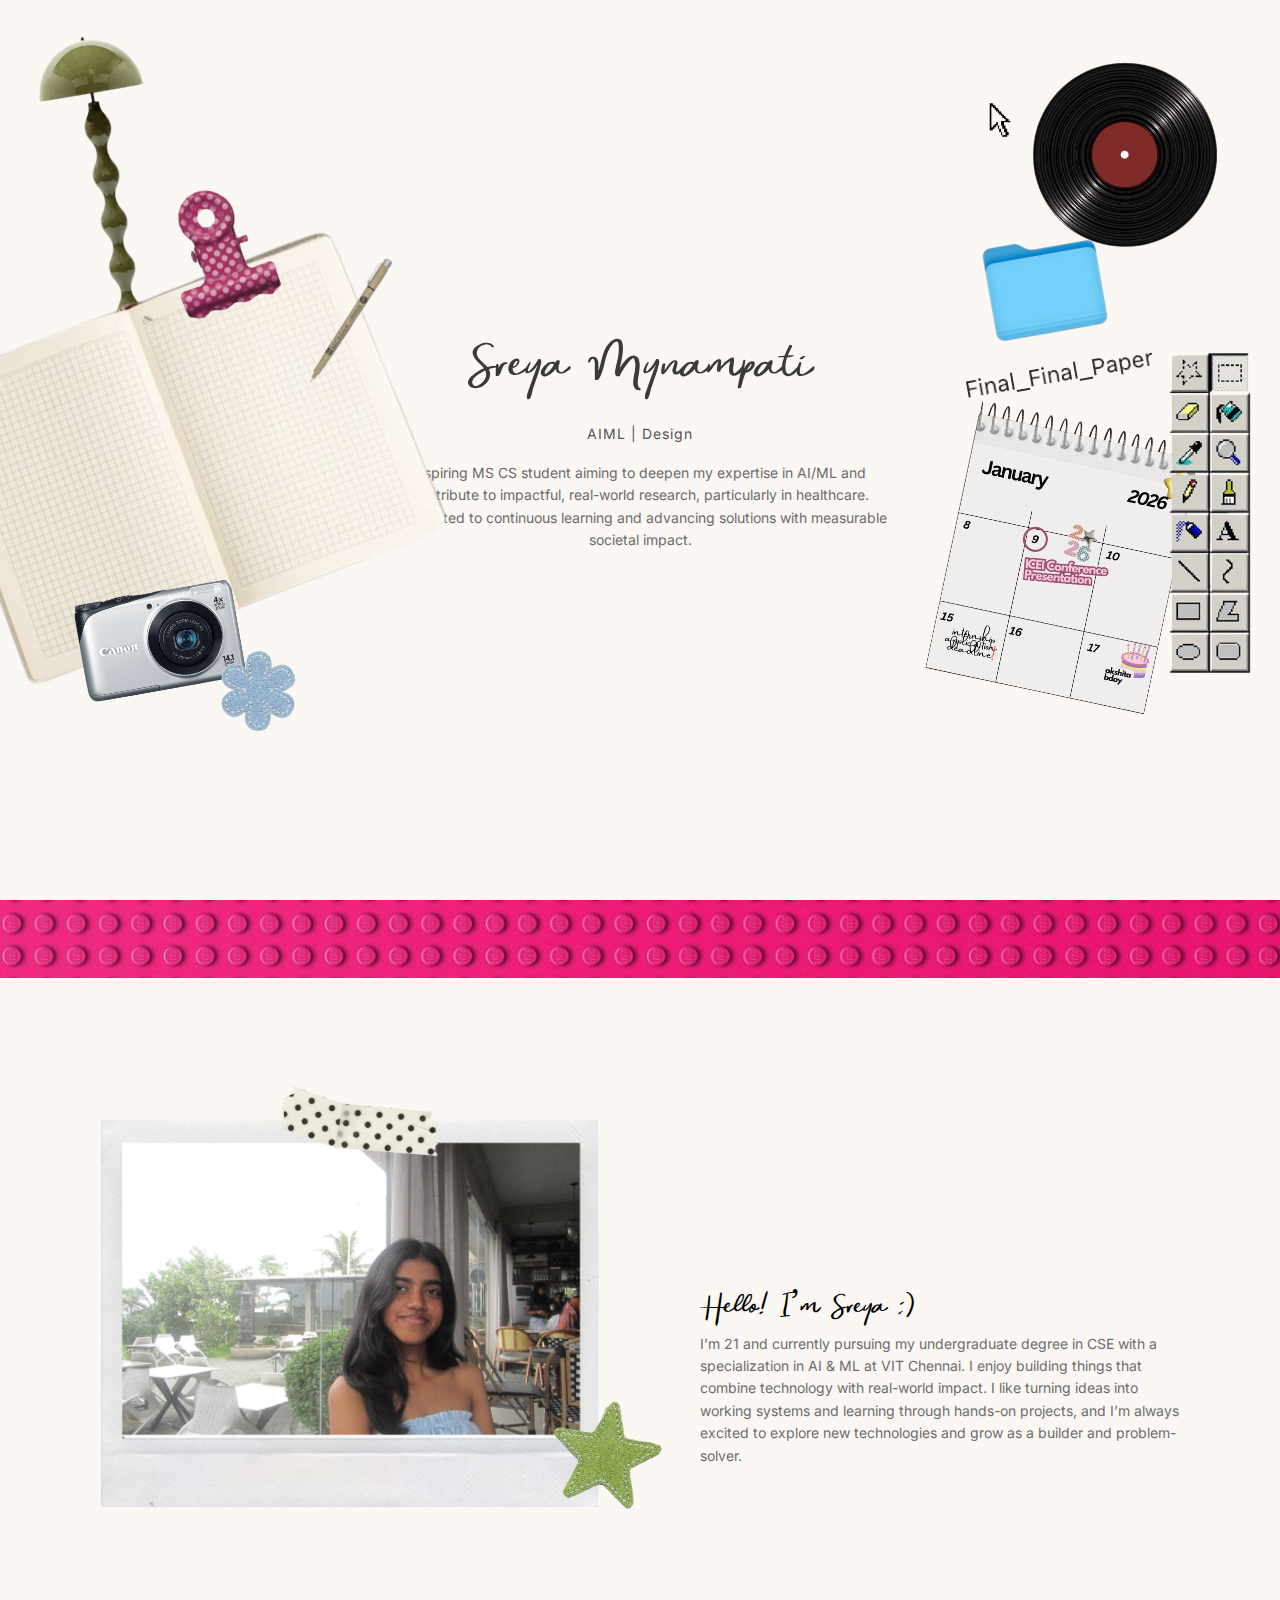
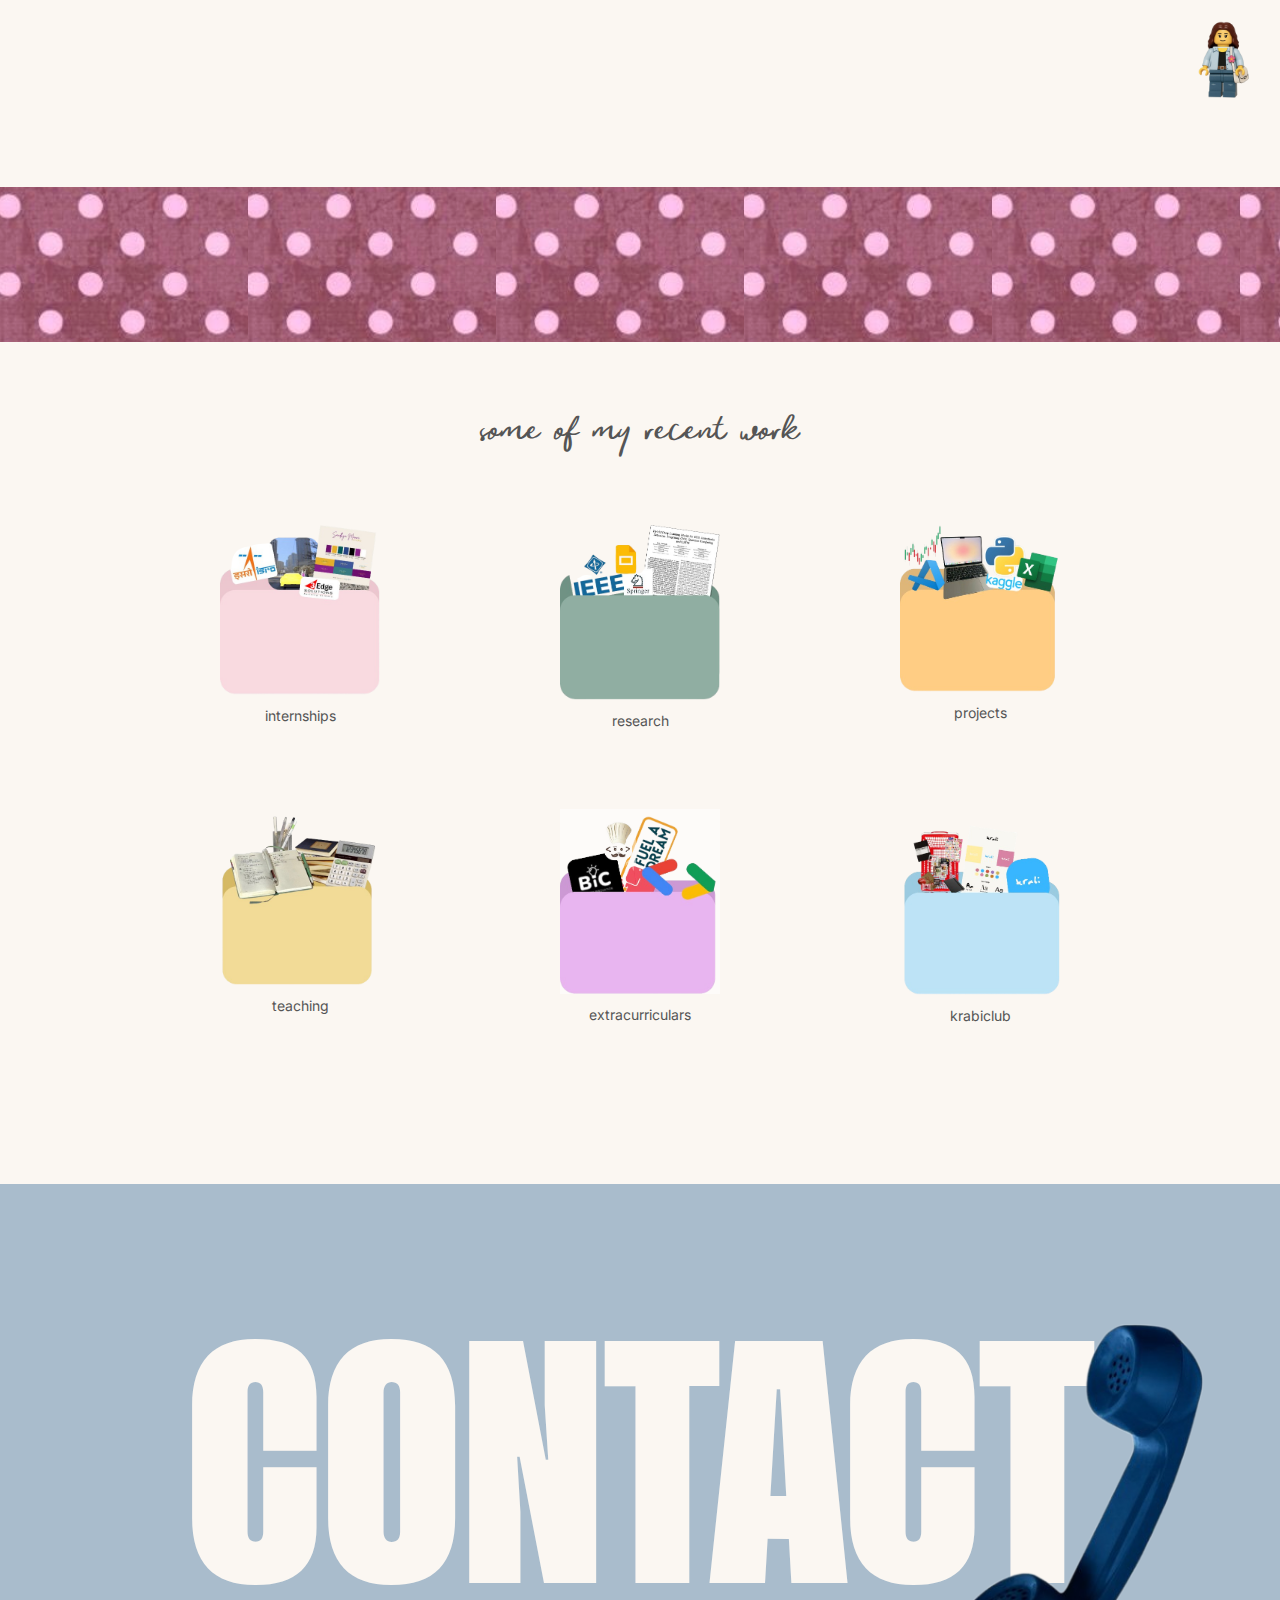
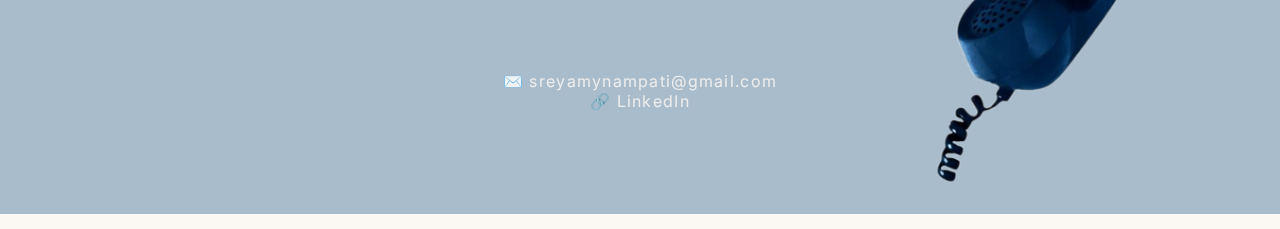
<file: index.html>
<!DOCTYPE html>
<html lang="en">
<head>
  <meta charset="UTF-8" />
  <title>Portfolio</title>
  <meta name="viewport" content="width=device-width, initial-scale=1.0">
  <link rel="stylesheet" href="styles.css">
  <link href="https://fonts.googleapis.com/css2?family=Inter:wght@300;400&display=swap" rel="stylesheet">
</head>
<body>

<div class="canvas">

  <div class="lamp">
    <img src="assets/lamp.png" class="lamp-off">
    <img src="assets/lampon.png" class="lamp-on">
  </div>

  <img src="assets/notebook.png" class="notebook" />

  <img src="assets/clip.png" class="dreams-paper" />

  <img src="assets/pen.png" class="pen" />

  <img src="assets/cam.png" class="camera-roll" />

  <img src="assets/cream-blue.png" class="cream-blue" />


  <!-- RIGHT ELEMENTS -->
<!-- VINYL -->
<div class="vinyl-wrapper">
  <img src="assets/vinyl.png" class="vinyl" id="vinyl" />
</div>
<!-- AUDIO -->
  <img src="/assets/airdrop.png" class="airdrop" />
  <img src="/assets/toolbar.png" class="toolbar" />
  <img src="/assets/cursor.png" class="cursor" />
  <img src="/assets/folder.png" class="folder" />

  <!-- CENTER TEXT -->
  <div class="center-content">
    <h1 class="name"> Sreya Mynampati
    </h1>
    <p class="role">AIML | Design<br><span>

    </span></p>
    <p class="description">
      Aspiring MS CS student aiming to deepen my expertise in AI/ML and contribute to impactful, real-world research, particularly in healthcare. Committed to continuous learning and advancing solutions with measurable societal impact.
    </p>
  </div>



</div>
<script src="script.js"></script>

<audio id="vinyl-audio" src="assets/jazz.mp3" preload="auto"></audio>
<audio id="lamp-audio" src="assets/lamp.mp3" preload="auto"></audio>


<section class="about-section">

  <!-- Pink LEGO strip -->
  <img src="assets/lego-strip.png" class="lego-strip" alt="lego strip">

  <div class="about-content">

    <!-- LEFT IMAGE -->
    <div class="about-photo">
      <img src="assets/sreya-photo.png" alt="Sreya" class="sreya-photo">

    </div>

    <img src="assets/overlay-1.png" class="overlay-1">
    <img src="assets/overlay-2.png" class="overlay-2">
    

    <!-- RIGHT TEXT -->
    <div class="about-text">
      <h2 class="about-heading">Hello! I’m Sreya :)</h2>

      <p>
        I’m 21 and currently pursuing my undergraduate degree in CSE with a specialization in AI & ML at VIT Chennai. I enjoy building things that combine technology with real-world impact. I like turning ideas into working systems and learning through hands-on projects, and I’m always excited to explore new technologies and grow as a builder and problem-solver.
      </p>
    </div>

  </div>

  <!-- MINI LEGO -->
  <img src="assets/mini-lego.png" class="mini-lego" alt="mini lego">

</section>



<section class="sep1">

</section>



<section class="files-section">

  <h2 class="files-heading">some of my recent work</h2>

  <div class="files-grid">
    <a href="file1.html" class="file">
      <img src="assets/file1.png" alt="File 1">
      <span class="file-caption">internships</span>
    </a>

    <a href="file2.html" class="file">
      <img src="assets/file2.png" alt="File 2">
      <span class="file-caption">research</span>
    </a>

    <a href="file3.html" class="file">
      <img src="assets/file3.png" alt="File 3">
      <span class="file-caption">projects</span>
    </a>

    <a href="file4.html" class="file">
      <img src="assets/file4.png" alt="File 4">
      <span class="file-caption">teaching</span>
    </a>

    <a href="file5.html" class="file">
      <img src="assets/file5.png" alt="File 5">
      <span class="file-caption">extracurriculars</span>
    </a>

    <a href="file6.html" class="file">
      <img src="assets/file6.png" alt="File 6">
      <span class="file-caption">krabiclub</span>
    </a>
  </div>

</section>

<section class="contact-section">

  <div class="contact-inner">

    <h2 class="contact-title">CONTACT</h2>

    <div class="contact-info">
      <a href="mailto:sreyamynampati@gmail.com">✉️ sreyamynampati@gmail.com</a>
      <a href="https://www.linkedin.com/in/sreya-mynampati008/" target="_blank">🔗 LinkedIn</a>
    </div>

    <img src="assets/phone.png" class="contact-phone" alt="phone">

  </div>

</section>




</body>
</html>
</file>
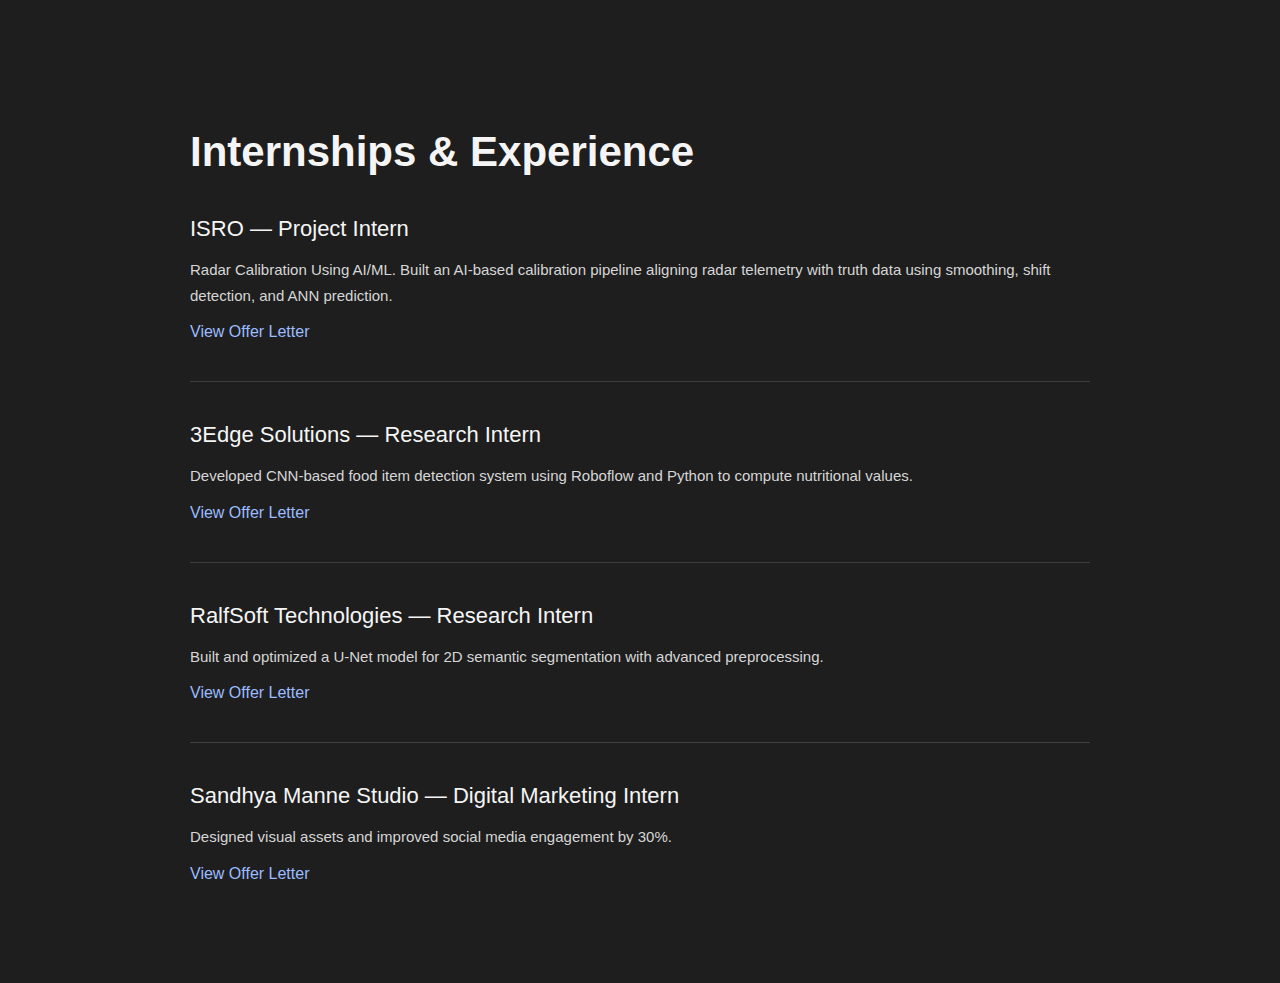
<file: file1.html>
<!DOCTYPE html>
<html>
<head>
  <title>Internships</title>
  <link rel="stylesheet" href="base.css">
</head>
<body>
  <div class="container">
    <h1>Internships & Experience</h1>

    <h2>ISRO — Project Intern</h2>
    <p>Radar Calibration Using AI/ML. Built an AI-based calibration pipeline aligning radar telemetry with truth data using smoothing, shift detection, and ANN prediction.</p>

    <a href="" target="_blank">
        View Offer Letter
      </a>

    <div class="sep"></div>

    <h2>3Edge Solutions — Research Intern</h2>
    <p>Developed CNN-based food item detection system using Roboflow and Python to compute nutritional values.</p>

    <a href="" target="_blank">
        View Offer Letter
      </a>

    <div class="sep"></div>

    <h2>RalfSoft Technologies — Research Intern</h2>
    <p>Built and optimized a U-Net model for 2D semantic segmentation with advanced preprocessing.</p>

    <a href="" target="_blank">
        View Offer Letter
      </a>

    <div class="sep"></div>

    <h2>Sandhya Manne Studio — Digital Marketing Intern</h2>
    <p>Designed visual assets and improved social media engagement by 30%.</p>

    <a href="" target="_blank">
        View Offer Letter
      </a>
  </div>

</body>
</html>
</file>
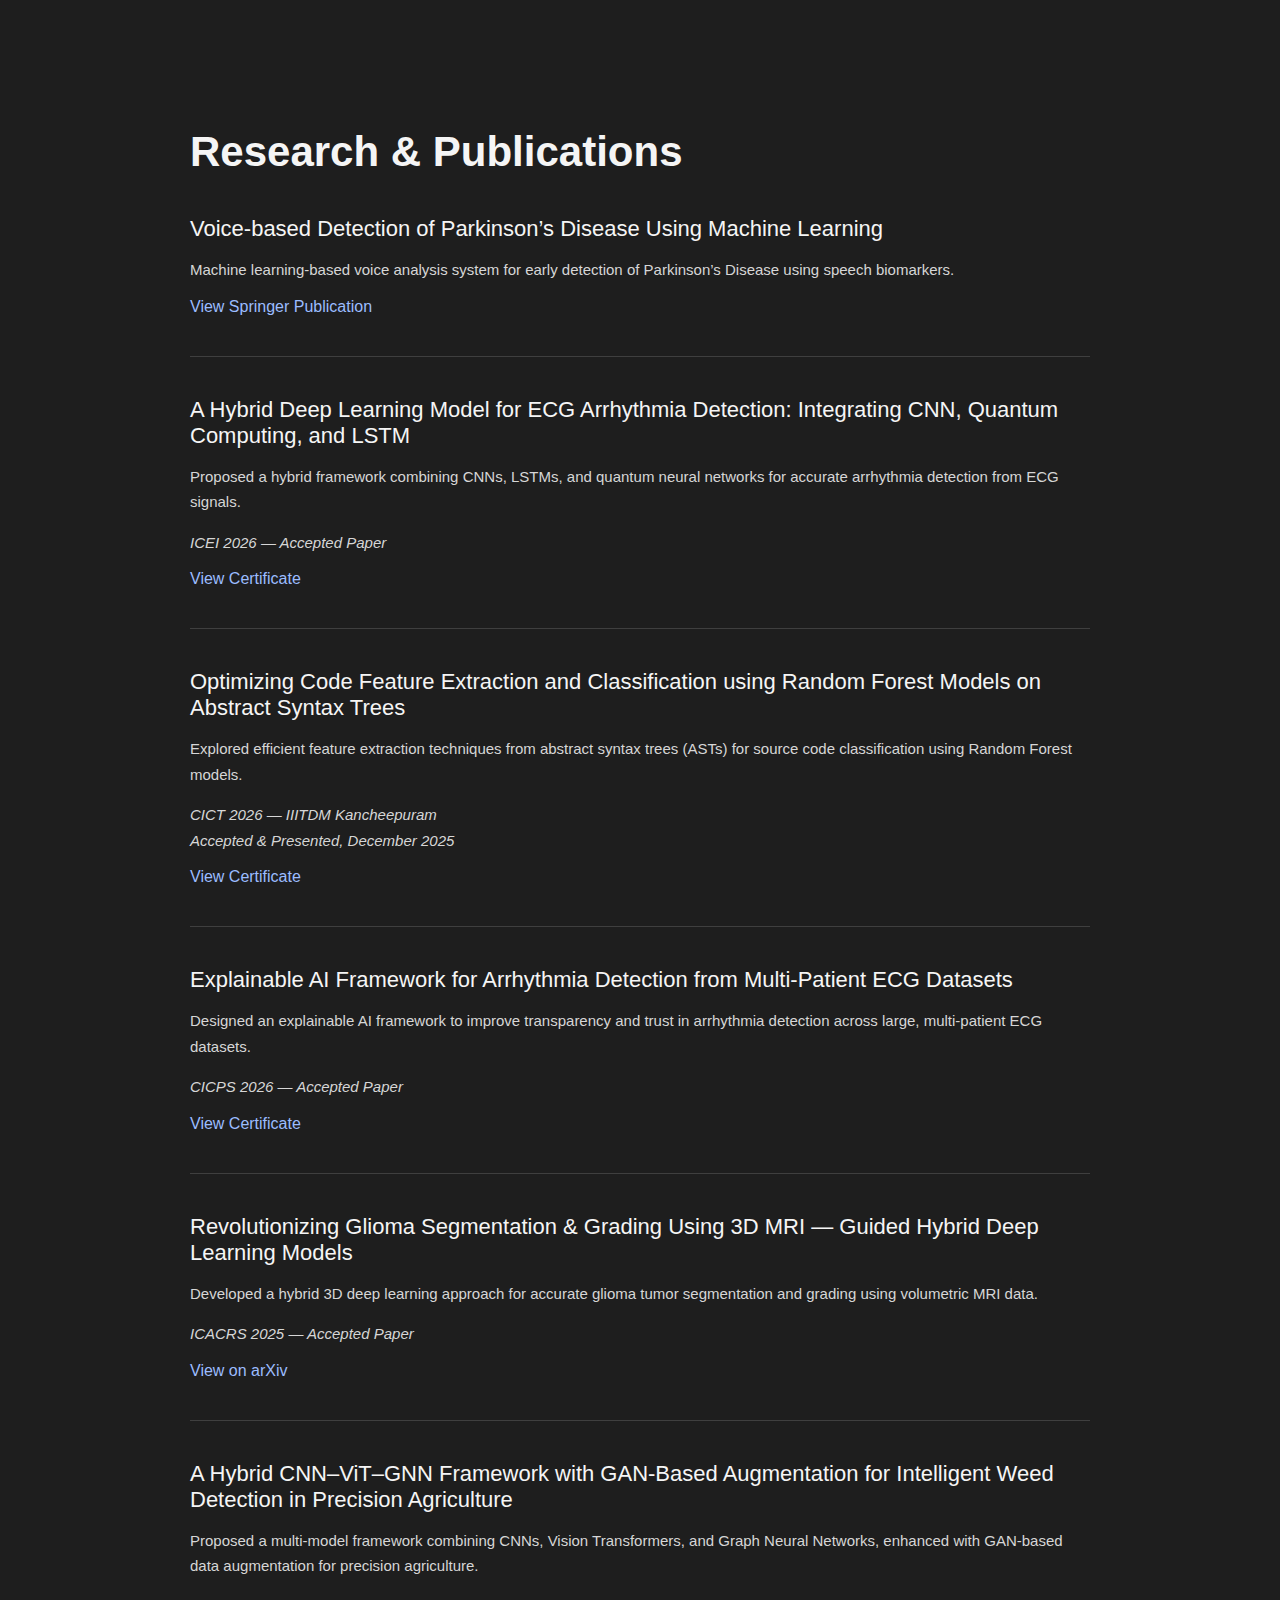
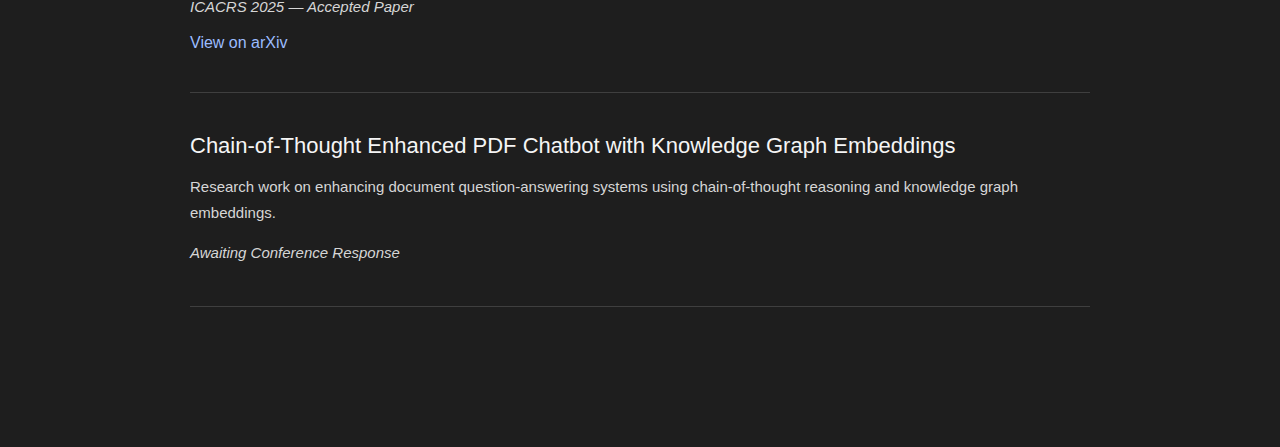
<file: file2.html>
<!DOCTYPE html>
<html lang="en">
<head>
  <meta charset="UTF-8">
  <title>Research & Publications</title>
  <meta name="viewport" content="width=device-width, initial-scale=1.0">
  <link rel="stylesheet" href="base.css">
</head>
<body>

  <div class="container">
    <h1>Research & Publications</h1>

    <!-- Paper 1 -->
    <h2>Voice-based Detection of Parkinson’s Disease Using Machine Learning</h2>
    <p>
      Machine learning-based voice analysis system for early detection of Parkinson’s Disease
      using speech biomarkers.
    </p>
    <a href="https://doi.org/10.1007/978-981-97-1111-6_17" target="_blank">
      View Springer Publication
    </a>

    <div class="sep"></div>

    <!-- Paper 2 -->
    <h2>
      A Hybrid Deep Learning Model for ECG Arrhythmia Detection:
      Integrating CNN, Quantum Computing, and LSTM
    </h2>
    <p>
      Proposed a hybrid framework combining CNNs, LSTMs, and quantum neural networks
      for accurate arrhythmia detection from ECG signals.
    </p>
    <p><em>ICEI 2026 — Accepted Paper</em></p>
    <a href="#" target="_blank">View Certificate</a>

    <div class="sep"></div>



    <!-- Paper 4 -->
    <h2>
      Optimizing Code Feature Extraction and Classification
      using Random Forest Models on Abstract Syntax Trees
    </h2>
    <p>
      Explored efficient feature extraction techniques from abstract syntax trees (ASTs)
      for source code classification using Random Forest models.
    </p>
    <p>
      <em>
        CICT 2026 — IIITDM Kancheepuram <br>
        Accepted & Presented, December 2025
      </em>
    </p>
    <a href="#" target="_blank">View Certificate</a>

    <div class="sep"></div>

    <!-- Paper 5 -->
    <h2>
      Explainable AI Framework for Arrhythmia Detection
      from Multi-Patient ECG Datasets
    </h2>
    <p>
      Designed an explainable AI framework to improve transparency and trust
      in arrhythmia detection across large, multi-patient ECG datasets.
    </p>
    <p><em>CICPS 2026 — Accepted Paper</em></p>
    <a href="#" target="_blank">View Certificate</a>

    <div class="sep"></div>

    <!-- Paper 6 -->
    <h2>
      Revolutionizing Glioma Segmentation & Grading Using 3D MRI —
      Guided Hybrid Deep Learning Models
    </h2>
    <p>
      Developed a hybrid 3D deep learning approach for accurate glioma tumor segmentation
      and grading using volumetric MRI data.
    </p>
    <p><em>ICACRS 2025 — Accepted Paper</em></p>
    <a href="https://arxiv.org/abs/2511.21673" target="_blank">
      View on arXiv
    </a>

    <div class="sep"></div>

    <!-- Paper 7 -->
    <h2>
      A Hybrid CNN–ViT–GNN Framework with GAN-Based Augmentation
      for Intelligent Weed Detection in Precision Agriculture
    </h2>
    <p>
      Proposed a multi-model framework combining CNNs, Vision Transformers, and Graph Neural Networks,
      enhanced with GAN-based data augmentation for precision agriculture.
    </p>
    <p><em>ICACRS 2025 — Accepted Paper</em></p>
    <a href="https://arxiv.org/abs/2511.15535" target="_blank">
      View on arXiv
    </a>

    <div class="sep"></div>


    <!-- Paper 3 -->
    <h2>Chain-of-Thought Enhanced PDF Chatbot with Knowledge Graph Embeddings</h2>
    <p>
      Research work on enhancing document question-answering systems using chain-of-thought reasoning
      and knowledge graph embeddings.
    </p>
    <p><em>Awaiting Conference Response</em></p>

    <div class="sep"></div>

  </div>

</body>
</html>
</file>
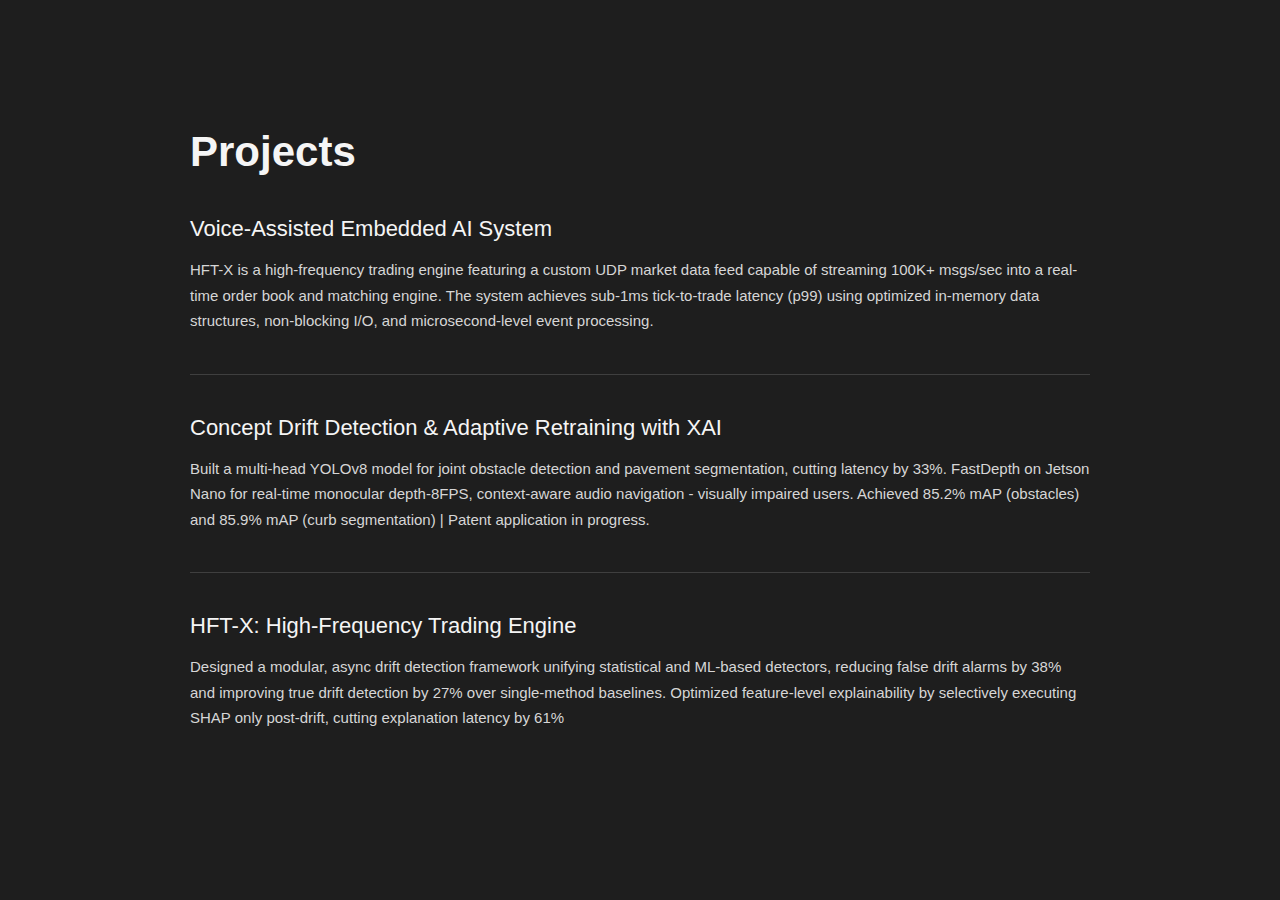
<file: file3.html>
<!DOCTYPE html>
<html>
<head>
  <title>Projects</title>
  <link rel="stylesheet" href="base.css">
</head>
<body>
  <div class="container">
    <h1>Projects</h1>

    <h2>Voice-Assisted Embedded AI System</h2>
    <p>HFT-X is a high-frequency trading engine featuring a custom UDP market data feed capable of streaming 100K+ msgs/sec into a real-time order book and matching engine. The system achieves sub-1ms tick-to-trade latency (p99) using optimized in-memory data structures, non-blocking I/O, and microsecond-level event processing.
    </p>

    <div class="sep"></div>

    <h2>Concept Drift Detection & Adaptive Retraining with XAI</h2>
    <p>Built a multi-head YOLOv8 model for joint obstacle detection and pavement segmentation, cutting latency by 33%.
        FastDepth on Jetson Nano for real-time monocular depth-8FPS,  context-aware audio navigation - visually impaired users.
        Achieved 85.2% mAP (obstacles) and 85.9% mAP (curb segmentation) | Patent application in progress.</p>

    <div class="sep"></div>

    <h2>HFT-X: High-Frequency Trading Engine</h2>
    <p>Designed a modular, async drift detection framework unifying statistical and ML-based detectors, reducing false drift alarms by 38% and improving true drift detection by 27% over single-method baselines.
        Optimized feature-level explainability by selectively executing SHAP only post-drift, cutting explanation latency by 61%</p>
  </div>
</body>
</html>
</file>
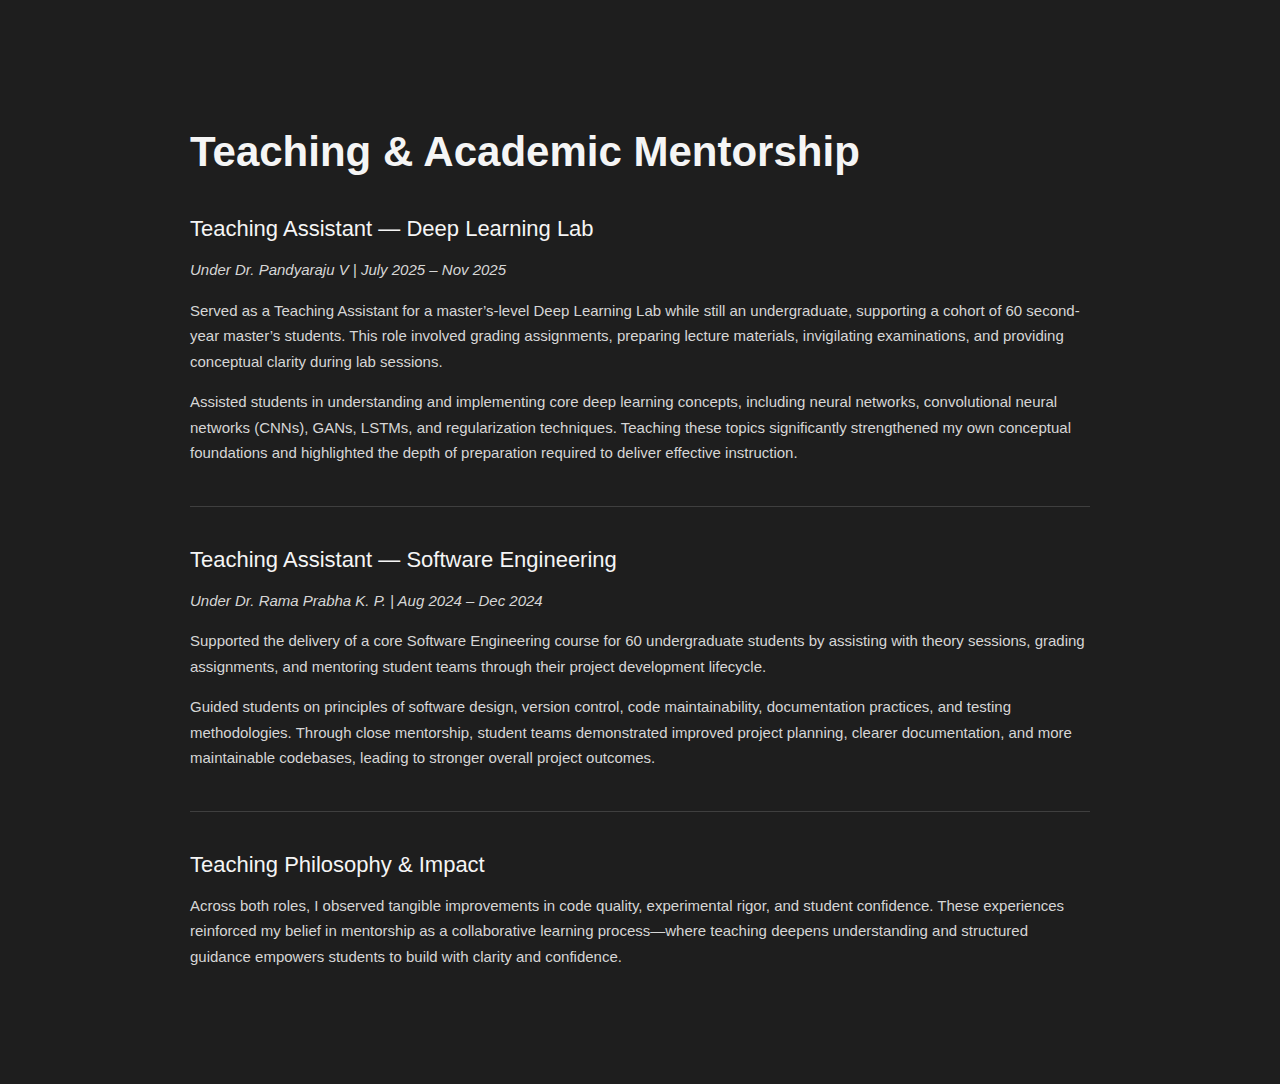
<file: file4.html>
<!DOCTYPE html>
<html lang="en">
<head>
  <meta charset="UTF-8">
  <title>Teaching & Academic Mentorship</title>
  <meta name="viewport" content="width=device-width, initial-scale=1.0">
  <link rel="stylesheet" href="base.css">
</head>
<body>

  <div class="container">
    <h1>Teaching & Academic Mentorship</h1>

    <!-- Deep Learning TA -->
    <h2>Teaching Assistant — Deep Learning Lab</h2>
    <p><em>Under Dr. Pandyaraju V | July 2025 – Nov 2025</em></p>

    <p>
      Served as a Teaching Assistant for a master’s-level Deep Learning Lab while still
      an undergraduate, supporting a cohort of 60 second-year master’s students.
      This role involved grading assignments, preparing lecture materials, invigilating
      examinations, and providing conceptual clarity during lab sessions.
    </p>

    <p>
      Assisted students in understanding and implementing core deep learning concepts,
      including neural networks, convolutional neural networks (CNNs), GANs, LSTMs,
      and regularization techniques. Teaching these topics significantly strengthened
      my own conceptual foundations and highlighted the depth of preparation required
      to deliver effective instruction.
    </p>

    <div class="sep"></div>

    <!-- Software Engineering TA -->
    <h2>Teaching Assistant — Software Engineering</h2>
    <p><em>Under Dr. Rama Prabha K. P. | Aug 2024 – Dec 2024</em></p>

    <p>
      Supported the delivery of a core Software Engineering course for 60 undergraduate
      students by assisting with theory sessions, grading assignments, and mentoring
      student teams through their project development lifecycle.
    </p>

    <p>
      Guided students on principles of software design, version control, code
      maintainability, documentation practices, and testing methodologies. Through
      close mentorship, student teams demonstrated improved project planning,
      clearer documentation, and more maintainable codebases, leading to stronger
      overall project outcomes.
    </p>

    <div class="sep"></div>

    <!-- Teaching Philosophy -->
    <h2>Teaching Philosophy & Impact</h2>
    <p>
      Across both roles, I observed tangible improvements in code quality, experimental
      rigor, and student confidence. These experiences reinforced my belief in mentorship
      as a collaborative learning process—where teaching deepens understanding and
      structured guidance empowers students to build with clarity and confidence.
    </p>

  </div>

</body>
</html>
</file>
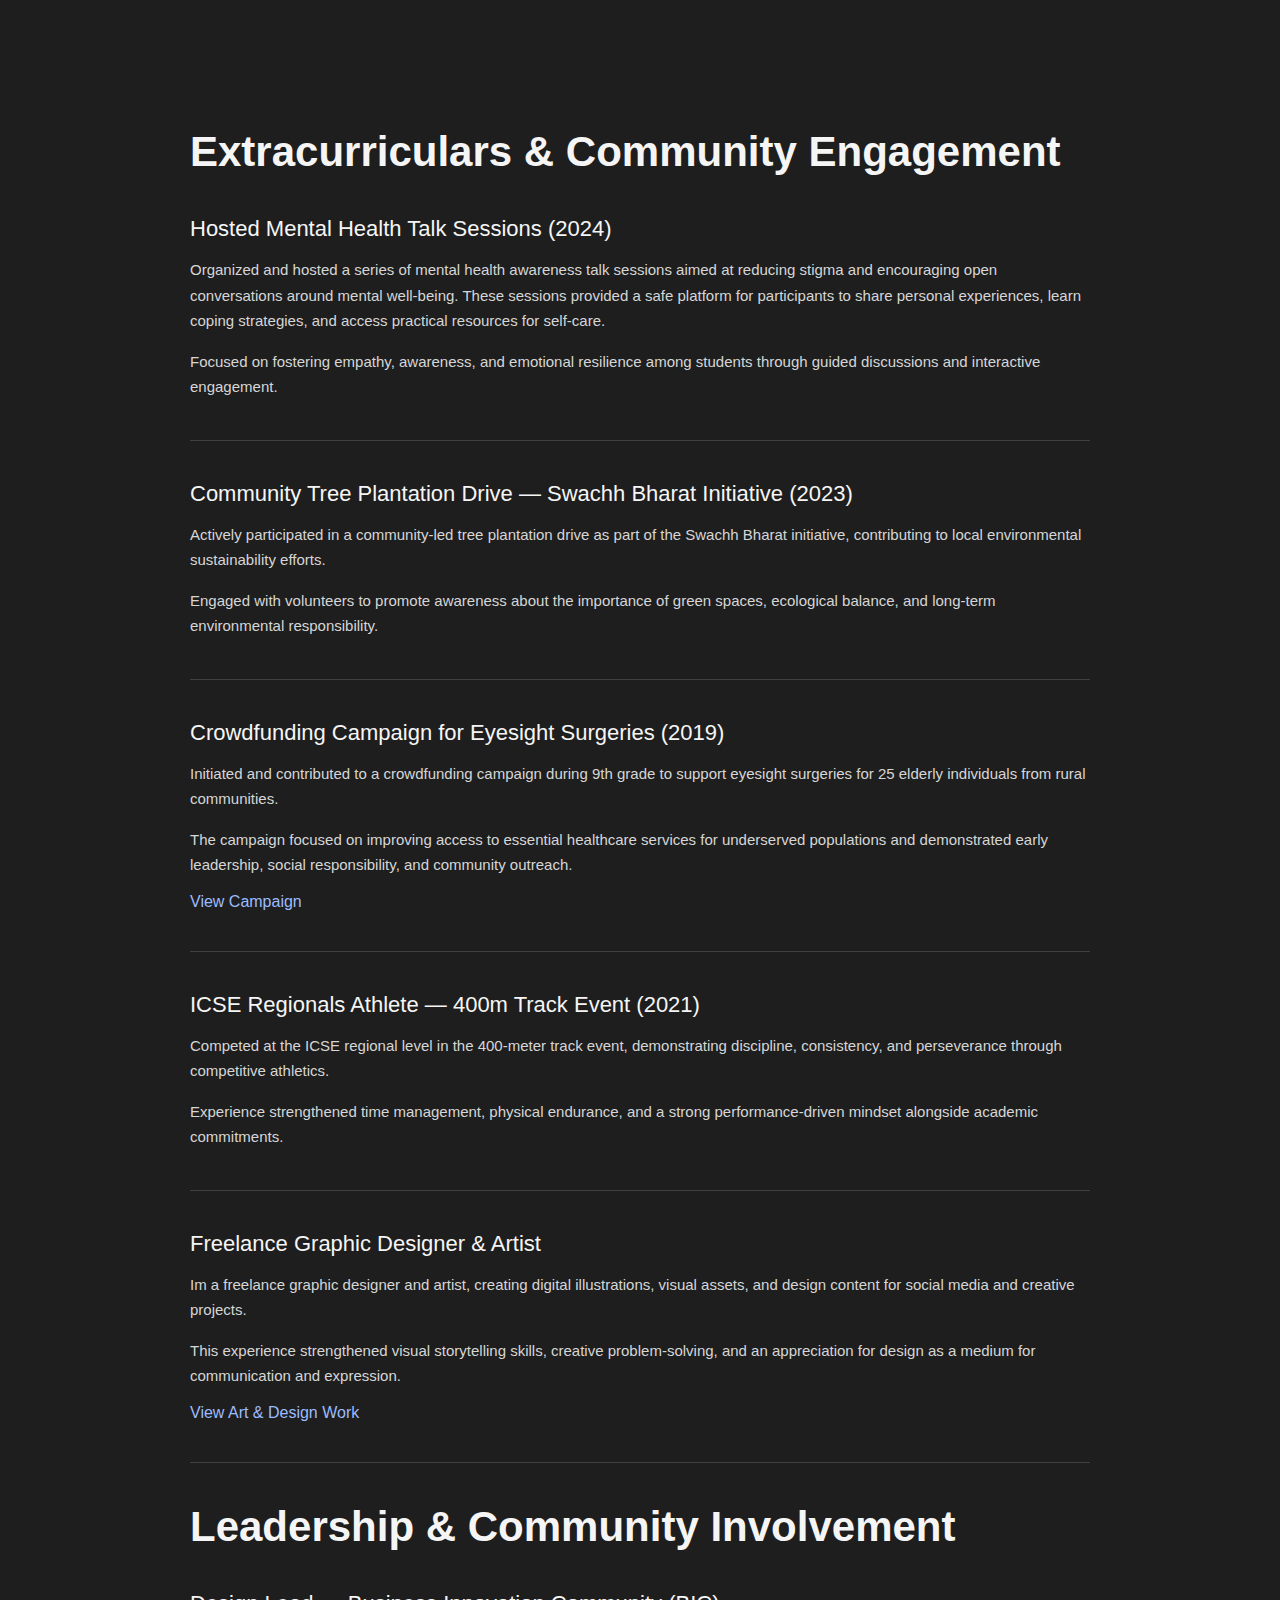
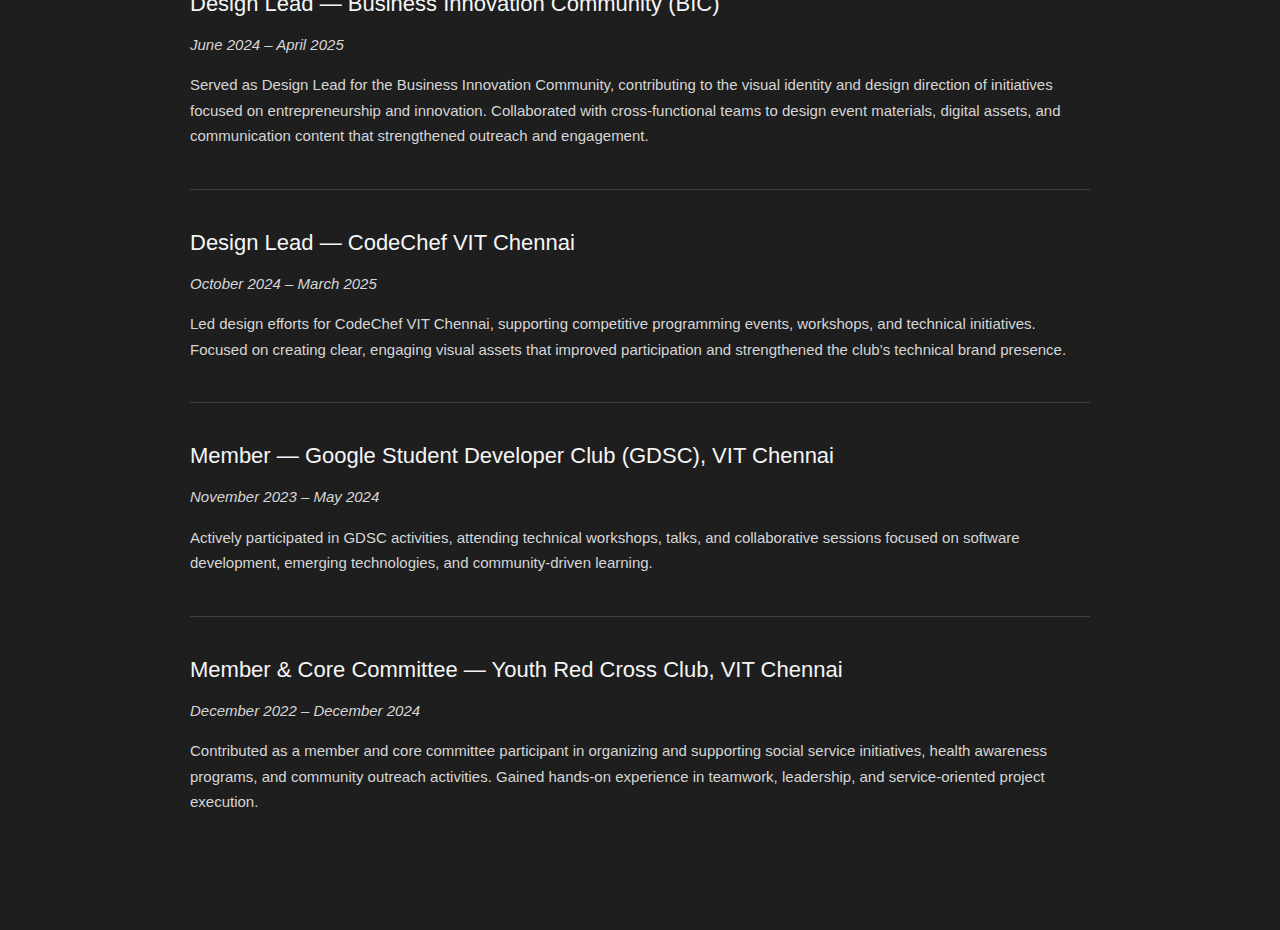
<file: file5.html>
<!DOCTYPE html>
<html lang="en">
<head>
  <meta charset="UTF-8">
  <title>Extracurriculars & Community Engagement</title>
  <meta name="viewport" content="width=device-width, initial-scale=1.0">
  <link rel="stylesheet" href="base.css">
</head>
<body>

  <div class="container">
    <h1>Extracurriculars & Community Engagement</h1>

    <!-- Mental Health Talks -->
    <h2>Hosted Mental Health Talk Sessions (2024)</h2>
    <p>
      Organized and hosted a series of mental health awareness talk sessions aimed at
      reducing stigma and encouraging open conversations around mental well-being.
      These sessions provided a safe platform for participants to share personal experiences,
      learn coping strategies, and access practical resources for self-care.
    </p>
    <p>
      Focused on fostering empathy, awareness, and emotional resilience among students
      through guided discussions and interactive engagement.
    </p>

    <div class="sep"></div>

    <!-- Tree Plantation -->
    <h2>Community Tree Plantation Drive — Swachh Bharat Initiative (2023)</h2>
    <p>
      Actively participated in a community-led tree plantation drive as part of the
      Swachh Bharat initiative, contributing to local environmental sustainability efforts.
    </p>
    <p>
      Engaged with volunteers to promote awareness about the importance of green spaces,
      ecological balance, and long-term environmental responsibility.
    </p>

    <div class="sep"></div>

    <!-- Crowdfunding -->
    <h2>Crowdfunding Campaign for Eyesight Surgeries (2019)</h2>
    <p>
      Initiated and contributed to a crowdfunding campaign during 9th grade to support
      eyesight surgeries for 25 elderly individuals from rural communities.
    </p>
    <p>
      The campaign focused on improving access to essential healthcare services for
      underserved populations and demonstrated early leadership, social responsibility,
      and community outreach.
    </p>
    <a href="https://www.fueladream.com/home/campaign/6230" target="_blank">
      View Campaign
    </a>

    <div class="sep"></div>

    <!-- Athletics -->
    <h2>ICSE Regionals Athlete — 400m Track Event (2021)</h2>
    <p>
      Competed at the ICSE regional level in the 400-meter track event, demonstrating
      discipline, consistency, and perseverance through competitive athletics.
    </p>
    <p>
      Experience strengthened time management, physical endurance, and a strong
      performance-driven mindset alongside academic commitments.
    </p>

    <div class="sep"></div>

    <!-- Freelance Design -->
    <h2>Freelance Graphic Designer & Artist</h2>
    <p>
      Im a freelance graphic designer and artist, creating digital illustrations,
      visual assets, and design content for social media and creative projects.
    </p>
    <p>
      This experience strengthened visual storytelling skills, creative problem-solving,
      and an appreciation for design as a medium for communication and expression.
    </p>
    <a href="https://www.instagram.com/sreya.jpeg/" target="_blank">
      View Art & Design Work
    </a>
    <div class="sep"></div>

<h1>Leadership & Community Involvement</h1>

<!-- BIC -->
<h2>Design Lead — Business Innovation Community (BIC)</h2>
<p><em>June 2024 – April 2025</em></p>
<p>
  Served as Design Lead for the Business Innovation Community, contributing to the visual
  identity and design direction of initiatives focused on entrepreneurship and innovation.
  Collaborated with cross-functional teams to design event materials, digital assets, and
  communication content that strengthened outreach and engagement.
</p>

<div class="sep"></div>

<!-- CodeChef -->
<h2>Design Lead — CodeChef VIT Chennai</h2>
<p><em>October 2024 – March 2025</em></p>
<p>
  Led design efforts for CodeChef VIT Chennai, supporting competitive programming events,
  workshops, and technical initiatives. Focused on creating clear, engaging visual assets
  that improved participation and strengthened the club’s technical brand presence.
</p>

<div class="sep"></div>

<!-- GDSC -->
<h2>Member — Google Student Developer Club (GDSC), VIT Chennai</h2>
<p><em>November 2023 – May 2024</em></p>
<p>
  Actively participated in GDSC activities, attending technical workshops, talks, and
  collaborative sessions focused on software development, emerging technologies, and
  community-driven learning.
</p>

<div class="sep"></div>

<!-- YRC -->
<h2>Member & Core Committee — Youth Red Cross Club, VIT Chennai</h2>
<p><em>December 2022 – December 2024</em></p>
<p>
  Contributed as a member and core committee participant in organizing and supporting
  social service initiatives, health awareness programs, and community outreach activities.
  Gained hands-on experience in teamwork, leadership, and service-oriented project execution.
</p>


  </div>


</body>
</html>
</file>
<file: styles.css>
@font-face {
  font-family: "Signature";
  src: url("assets/fonts/Historia_Sky.ttf") format("truetype");
  font-weight: normal;
  font-style: normal;
}

@font-face {
  font-family: "ITC";
  src: url("assets/fonts/AppleGaramond-LightItalic.ttf") format("truetype");
  font-weight: normal;
  font-style: normal;
}

@font-face {
  font-family: "tusker";
  src: url("assets/fonts/TuskerGrotesk-5700Bold.otf") format("truetype");
  font-weight: normal;
  font-style: normal;
}

.vinyl,
.cursor,
.folder,
.airdrop,
.toolbar {
  z-index: 10;
}


*{
    margin: 0;
    padding: 0;
    box-sizing: border-box;
  }
  
  body {
    background: #fbf7f2;
    height: 100vh;
    overflow-x: hidden;
    overflow-y: auto;
    font-family: 'Inter', sans-serif;
  }
  
  .canvas {
    position: relative;
    width: 100%;
    min-height: 100vh;
  }
  
  /* LEFT */
  .left-collage {
    position: absolute;
    left: -120px;
    top: -40px;
    width: 520px;
  }
  
  /* RIGHT */
.vinyl-wrapper {
  position: absolute;
  right: 10px;
  top: 10px;
  width: 290px;
  transition: transform 0.25s ease;
  z-index: 999;

}

.vinyl-wrapper:hover {
  transform: scale(1.3);
}

.vinyl {
  width: 100%;
  animation: spin 3s linear infinite;
  pointer-events: none; 

}

@keyframes spin {
  from {
    transform: rotate(0deg);
  }
  to {
    transform: rotate(360deg);
  }
}

  
  .airdrop {
    position: absolute;
    right: 140px;
    bottom: 160px;
    width: 200px;
  }
  
  .toolbar {
    position: absolute;
    right: 40px;
    bottom: 80px;
    width: 56px;
  }
  
  .cursor {
    position: absolute;
    right: 260px;
    top: 100px;
    width: 40px;
  }
  
  /* CENTER TEXT */
  .center-content {
    position: absolute;
    top: 50%;
    left: 50%;
    transform: translate(-50%, -55%);
    text-align: center;
    max-width: 520px;
  }
  
  .name {
    font-family: 'Pacifico', cursive;
    font-size: 64px;
    font-weight: 400;
    color: #3a3a3a;
    font-family: "Signature", cursive;

  }
  
  .role {
    margin-top: 16px;
    font-size: 14px;
    letter-spacing: 1px;
    color: #555;
  }
  
  .role span {
    font-style: italic;
  }
  
  .description {
    margin-top: 20px;
    font-size: 14px;
    line-height: 1.6;
    color: #6b6b6b;
  }
  
  /* ICONS */
  .icons {
    position: absolute;
    bottom: 40px;
    left: 50%;
    transform: translateX(-50%);
    display: flex;
    gap: 16px;
  }
  
  .icon {
    width: 44px;
    height: 44px;
    background: #fff;
    border-radius: 10px;
    display: flex;
    align-items: center;
    justify-content: center;
    font-size: 18px;
    box-shadow: 0 4px 12px rgba(0,0,0,0.08);
  }
  .folder {
    position: absolute;
    right: 100px;
    top: 200px;
    width: 250px;
    z-index: 10;
    transform: rotate(-10deg);

  }
  .airdrop {
    position: absolute;
    right: 100px;
    top: 400px;
    width: 230px;
    z-index: 0;
    transform: rotate(12deg);
  }
  
  
  .toolbar {
    position: absolute;
    right: -90px;
    top: 300px;
    width: 320px;
    z-index: 0;
  }
  
  .lamp {
    position: absolute;
    left: -40px;
    top: 20px;
    width: 280px;
    height: 260px;
    transform: rotate(-10deg);
    z-index: 0;
    cursor: pointer;
  }
  
  .lamp img {
    position: absolute;
    inset: 0;
    width: 100%;
    height: auto;
    transition: opacity 0.25s ease;
  }
  
  .lamp-on {
    opacity: 0;
  }
  
  .lamp:hover .lamp-off {
    opacity: 0;
  }
  
  .lamp:hover .lamp-on {
    opacity: 1;
  }
  
  
  .notebook {
    position: absolute;
    left: -170px;
    top: 210px;
    width: 720px;
    transform: rotate(-20deg);
    z-index: 1;
  }
  

  .dreams-paper {
    position: absolute;
    left: 160px;
    top: 180px;
    width: 110px;
    transform: rotate(-20deg);
    z-index: 6;
  }

  .pen {
    position: absolute;
    left: 240px;
    top: 210px;
    width: 220px;
    transform: rotate(-12deg);
    z-index: 6;
  }
  

  .clip-paper {
    position: absolute;
    left: 200px;
    top: 350px;
    width: 90px;
    transform: rotate(-6deg);
    z-index: 6;
  }
  
  .lighter {
    position: absolute;
    left: 260px;
    top: 410px;
    width: 60px;
    transform: rotate(6deg);
    z-index: 6;
  }
  
  .camera-roll {
    position: absolute;
    left: 80px;
    top: 590px;
    width: 160px;
    transform: rotate(-10deg);
    z-index: 6;
  }
  
  .coffee-ring {
    position: absolute;
    left: -40px;
    top: 330px;
    width: 160px;
    opacity: 0.7;
    z-index: 2;
  }
  
  .cream-blue {
    position: absolute;
    left: 200px;
    top: 610px;
    width: 120px;
    transform: rotate(-8deg);
    z-index: 6;
  }
  

  @keyframes spin {
    from {
      transform: rotate(0deg) scale(1.03);
    }
    to {
      transform: rotate(360deg) scale(1.03);
    }
  }




  
  .about-section {
    position: relative;
    background: #fbf7f2;
    padding: 120px 100px 160px;
  
  }

  .about-section {
    margin-bottom: -40px;
  }
  

  .lego-strip {
    position: absolute;
    top: 0;
    left: 0;
    width: 100%;
    height: auto;
  }

  .about-content {
    display: flex;
    align-items: center;
    gap: 100px;
    max-width: 1200px;
    margin: 0 auto;

  }

  .about-photo img {
    width: 500px;
    display: block;
    margin-top: 100px; 
    margin-bottom: 120px; 


  }

  .about-text {
    max-width: 600px;
    margin-bottom: 0px; 
    margin-top: 100px; 

  }
  
  .about-heading {
    font-family: 'Signature', cursive;
    font-size: 36px;
    font-weight: 400;
    margin-bottom: 1px;
  }
  
  .about-text p {
    font-family: 'Inter', sans-serif;
    font-size: 14px;
    line-height: 1.6;
    color: #6d6d6d;
  }

  .mini-lego {
    position: absolute;
    right: 20px;
    bottom: 0px;
    width: 72px;
    transform: translateY(-70px);
  }
  
  .overlay-1 {
    position: absolute;
    width: 160px;
    height: auto;
    z-index: 5;
    pointer-events: none;
  
    left: 280px;
    top: 170px;
  }
  
  .overlay-2 {
    position: absolute;
    width: 150px;
    height: auto;
    z-index: 6;
    pointer-events: none;
  
    left: 530px;
    top: 480px;

    transform: rotate(10deg);

  }
  


  
  /* files */
  
  .files-section {
    padding: 60px 100px 160px;
    background: #fbf7f2;
    text-align: center;
  }
  
  .files-heading {
    font-size: 48px;
    font-weight: 300;
    margin-bottom: 60px;
    color: #555;
    font-family: 'Signature';
  }
  
  .files-grid {
    display: grid;
    grid-template-columns: repeat(3, 1fr);
    gap: 80px 120px;
    max-width: 900px;
    margin: 0 auto;
  }
  
  .file {
    display: inline-block;
    transition: transform 0.25s ease;
    cursor: pointer;
  }
  
  .file img {
    width: 160px;
    height: auto;
    display: block;
  }

  .file:hover {
    transform: scale(1.12);
  }
  
  .file6{
    width:150px; 
  }

  .file {
    text-decoration: none;
    color: black;
  
    display: flex;
    flex-direction: column;
    align-items: center;
    gap: 12px;
  }

  .file:link,
.file:visited,
.file:hover,
.file:active {
  text-decoration: none;
  color: inherit;
}

.file-caption {
  font-family: 'Inter', sans-serif;
  font-size: 14px;
  color: #555;
}


.sep1 {
  width: 100%;
  height: 195px;
  background-image: url("assets/bg.png");
  padding: 0 0 0 0;
}









.contact-section {
  height: 70vh;
  background: #a9bccc;

  display: flex;
  align-items: center;
  justify-content: center;

  transform-origin: center center;
  will-change: transform;
}

.contact-inner {
  position: relative;
  width: 100%;
  text-align: center;
}

.contact-title {
  font-family: 'tusker';
  font-weight: 800;
  font-size: clamp(120px, 20vw, 300px);
  letter-spacing: -0.0em;
  color: #fbf7f2;;
  margin: 0;
}

.contact-info {
  margin-top: 10px;
  display: flex;
  flex-direction: column;
  gap: 0px;
  position: relative;
  z-index: 5;
}

.contact-info a {
  font-size: 16px;
  letter-spacing: 0.08em;
  color: #fbf7f2d3;;
  text-decoration: none;
  pointer-events: auto;

}

.contact-phone {
  position: absolute;
  right: 10px;
  top: 62%;
  transform: translateY(-50%);
  width: 400px;
  z-index: 1;
  pointer-events: none; 
}
.contact-section,
.contact-inner {
  pointer-events: auto;
}
</file>
<file: base.css>
body {
    margin: 0;
    font-family: 'Inter', sans-serif;
    background: #1e1e1e;
    color: #f5f5f5;
  }
  
  .container {
    max-width: 900px;
    margin: 0 auto;
    padding: 100px 40px;
  }
  
  h1 {
    font-size: 42px;
    margin-bottom: 40px;
  }
  
  h2 {
    font-size: 22px;
    font-weight: 500;
    margin-bottom: 10px;
  }
  
  p {
    font-size: 15px;
    line-height: 1.7;
    color: #d6d6d6;
  }
  
  a {
    color: #9bbcff;
    text-decoration: none;
  }
  
  .sep {
    width: 100%;
    height: 1px;
    background: rgba(255,255,255,0.15);
    margin: 40px 0;
  }
  .gallery {
  display: grid;
  grid-template-columns: repeat(auto-fill, minmax(220px, 1fr));
  gap: 20px;
  margin-top: 40px;
}

.gallery img {
  width: 100%;
  border-radius: 8px;
}
</file>
